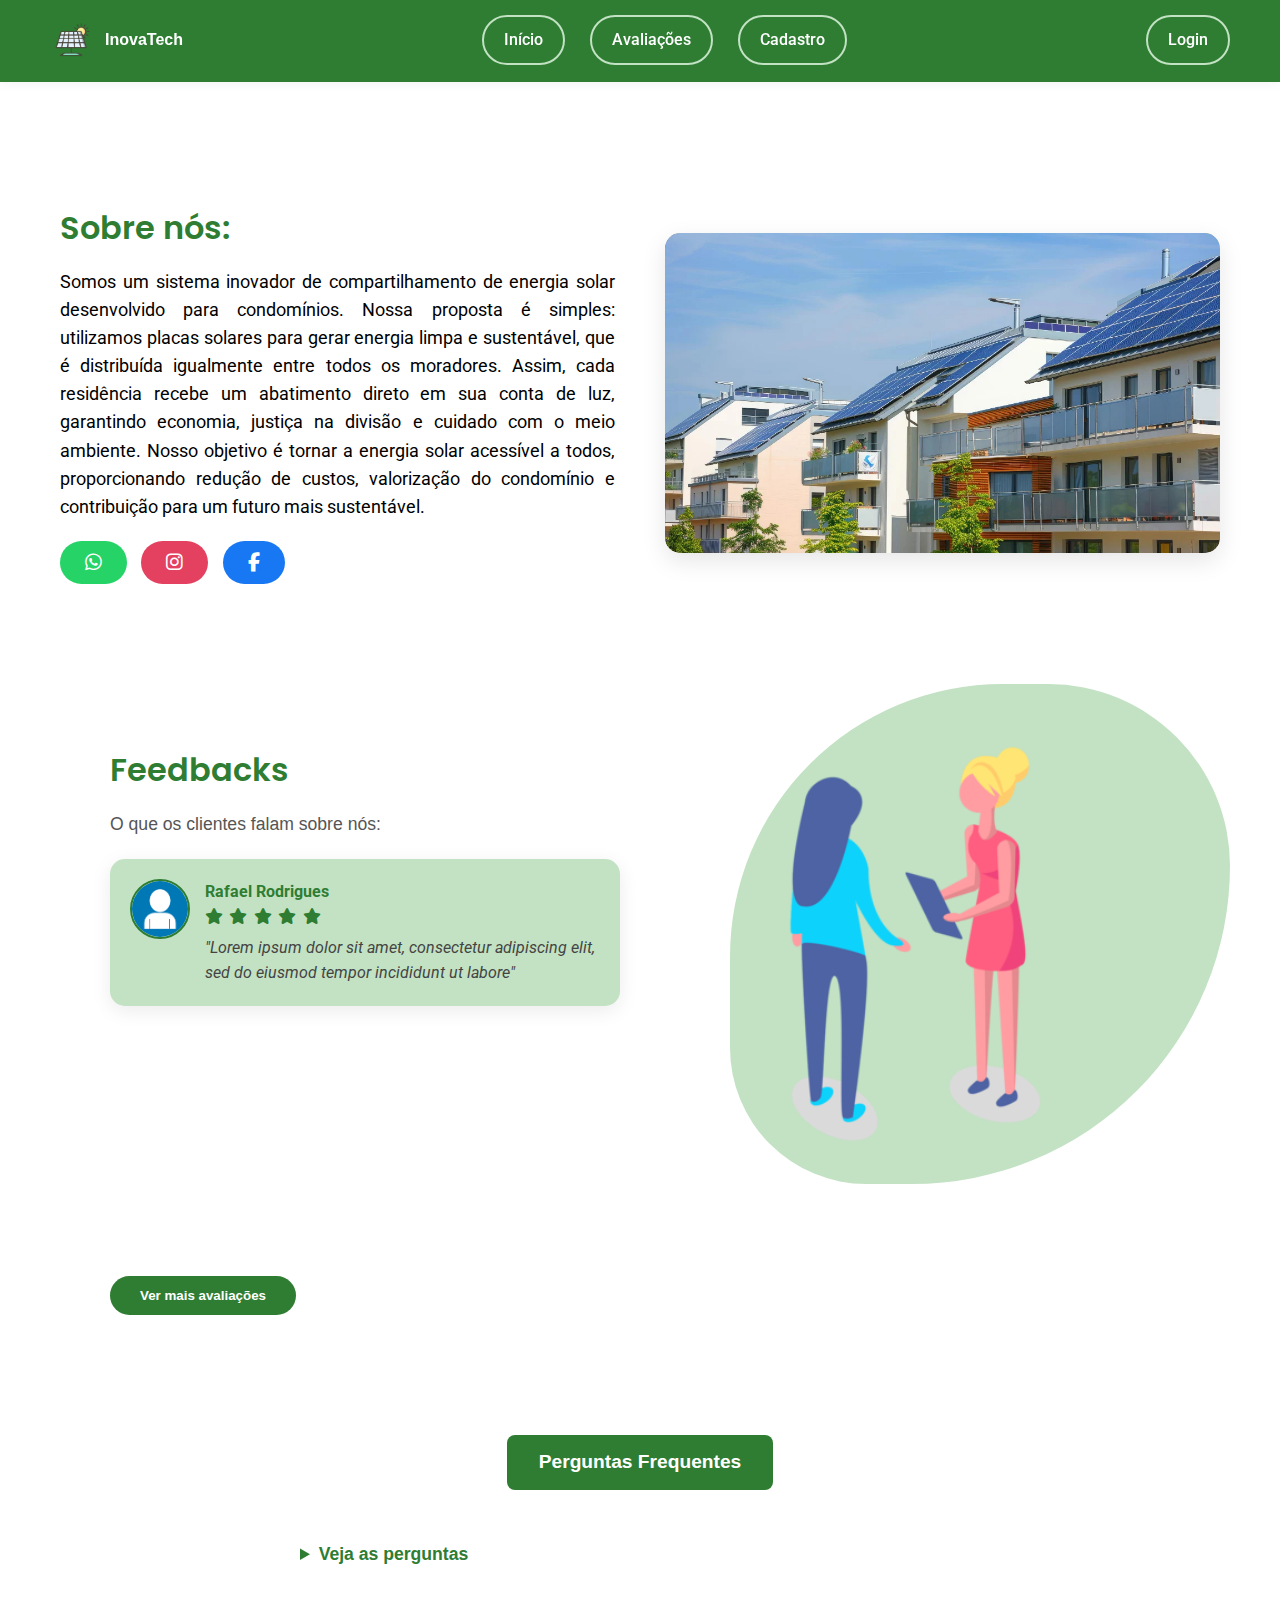
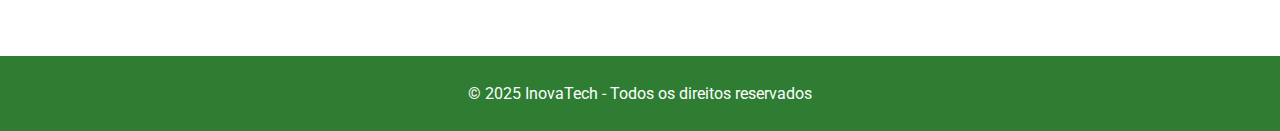
<file: PI/index.html>
<!DOCTYPE html>
<html lang="en">

<head>
    <meta charset="UTF-8">
    <meta name="viewport" content="width=device-width, initial-scale=1.0">
    <link rel="stylesheet" href="src/styles/styles.css">
    <title>InovaTech</title>
    <link href="https://fonts.googleapis.com/css2?family=Poppins:wght@600&family=Roboto:wght@400&display=swap"
        rel="stylesheet">

</head>

<body>
    <header>
        <nav id="navbar">
            <div class="logo-container">
                <img src="src/images/painelSolar.png" alt="Logo InovaTech">
                <span class="brand">InovaTech</span>
            </div>
            <ul id="navlist">
                <li class="nav_item"><a href="#about-section">Início</a></li>
                <li class="nav_item"><a href="#depoimentos">Avaliações</a></li>
                <li class="nav_item"><a href="register.html">Cadastro</a></li>
            </ul>
            <a href="login.html" class="btn-default">Login</a>
            <button id="mobile_btn">
                <i class="fa-solid fa-bars"></i>
            </button>
            </ul>
        </nav>
        <div id="mobile_menu">
            <ul id="mobile_nav_list">
                <li class="nav_item">
                    <a href="#home">Início</a>
                </li>
                <li class="nav_item">
                    <a href="register.html">Cadastro</a>
                </li>
                <li class="nav_item">
                    <a href="login.html">Login</a>
                </li>
                <li class="nav_item">
                    <a href="#depoimentos">Avaliações</a>
                </li>
            </ul>
        </div>
        </nav>
    </header>

    <main id="content">
        <section id="about-section">
            <div id="about">
                <h2>Sobre nós:</h2>
                <p>
                    Somos um sistema inovador de compartilhamento de energia solar desenvolvido para condomínios. Nossa
                    proposta é simples: utilizamos placas solares para gerar energia limpa e sustentável, que é
                    distribuída igualmente entre todos os moradores. Assim, cada residência recebe um abatimento direto
                    em sua conta de luz, garantindo economia, justiça na divisão e cuidado com o meio ambiente. Nosso
                    objetivo é tornar a energia solar acessível a todos, proporcionando redução de custos, valorização
                    do condomínio e contribuição para um futuro mais sustentável.
                </p>

                <div id="social-buttons">
                    <a class="social-btn whatsapp" href="#"><i class="fab fa-whatsapp"></i> </a>
                    <a class="social-btn instagram" href="#"><i class="fab fa-instagram"></i> </a>
                    <a class="social-btn facebook" href="#"><i class="fab fa-facebook-f"></i> </a>
                </div>
            </div>

            <div id="images">
                <img src="src/images/PagPrin.webp">
                <img src="src/images/PagPrin2.webp">
            </div>
        </section>

        <section class="depoimentos-section" id="depoimentos">
            <div class="depoimentos-container">
                <div class="depoimentos-left">
                    <h2>Feedbacks</h2>
                    <p1>O que os clientes falam sobre nós:</p1>
                    <div class="depoimentos-cards">
                        <div class="depoimento-card">
                            <img src="src/images/user.webp" alt="user">
                            <div class="depoimento-content">
                                <p>
                                    Rafael Rodrigues <br>
                                    <span>
                                        <i class="fa-solid fa-star"></i>
                                        <i class="fa-solid fa-star"></i>
                                        <i class="fa-solid fa-star"></i>
                                        <i class="fa-solid fa-star"></i>
                                        <i class="fa-solid fa-star"></i>
                                    </span>
                                </p>
                                <p>
                                    "Lorem ipsum dolor sit amet, consectetur adipiscing elit, sed do eiusmod tempor
                                    incididunt ut labore"
                                </p>
                            </div>
                        </div>
                        <!--avalição que ta escondidas -->
                        <div class="depoimento-card hidden">
                            <img src="src/images/user.webp" alt="user">
                            <div class="depoimento-content">
                                <p>
                                    Maria Oliveira <br>
                                    <span>
                                        <i class="fa-solid fa-star"></i>
                                        <i class="fa-solid fa-star"></i>
                                        <i class="fa-solid fa-star"></i>
                                        <i class="fa-solid fa-star"></i>
                                        <i class="fa-solid fa-star"></i>
                                    </span>
                                </p>
                                <p>
                                    "Além da economia, saber que estamos ajudando o meio ambiente é ótimo."
                                </p>
                            </div>
                        </div>

                        <div class="depoimento-card hidden">
                            <img src="src/images/user.webp" alt="user">
                            <div class="depoimento-content">
                                <p>
                                    Carlos Souza <br>
                                    <span>
                                        <i class="fa-solid fa-star"></i>
                                        <i class="fa-solid fa-star"></i>
                                        <i class="fa-solid fa-star"></i>
                                        <i class="fa-solid fa-star"></i>
                                        <i class="fa-solid fa-star"></i>
                                    </span>
                                </p>
                                <p>
                                    "Nosso condomínio ficou mais valorizado!"
                                </p>
                            </div>
                        </div>

                        <div class="depoimento-card hidden">
                            <img src="src/images/user.webp" alt="user">
                            <div class="depoimento-content">
                                <p>
                                    Ana Costa <br>
                                    <span>
                                        <i class="fa-solid fa-star"></i>
                                        <i class="fa-solid fa-star"></i>
                                        <i class="fa-solid fa-star"></i>
                                        <i class="fa-solid fa-star"></i>
                                        <i class="fa-regular fa-star"></i>
                                    </span>
                                </p>
                                <p>
                                    "Nunca imaginei que poderíamos ter energia limpa tão acessível!"
                                </p>
                            </div>
                        </div>
                        <div class="depoimento-card hidden">
                            <img src="src/images/user.webp" alt="user">
                            <div class="depoimento-content">
                                <p>
                                    Bruno Revelli <br>
                                    <span>
                                        <i class="fa-solid fa-star"></i>
                                        <i class="fa-solid fa-star"></i>
                                        <i class="fa-solid fa-star-half-stroke"></i>
                                        <i class="fa-regular fa-star"></i>
                                        <i class="fa-regular fa-star"></i>
                                    </span>
                                </p>
                                <p>
                                    "Sistema bom para quebrar um galho!!!!"
                                </p>
                            </div>
                        </div>
                    </div>

                    <button id="verMais">Ver mais avaliações</button>
                </div>
                <div class="depoimentos-right">
                    <img src="src/images/depoimentos.png" alt="Imagem depoimentos">
                </div>
            </div>
        </section>
    </main>
    <button id="backToTopBtn">
        <i class="fa fa-arrow-up"></i>
    </button>


    <div class="faq-container">
        <div class="faq-button">
            <strong>Perguntas Frequentes</strong>
        </div>
    </div>

    <details id="FaqInterativo" class="faq-details">
        <summary>Veja as perguntas</summary>

        <div class="faq-item">
            <h3> ● Como funciona o sistema de compartilhamento de energia solar?</h3>
            <p>Nosso sistema utiliza painéis solares para gerar energia limpa, que é distribuída igualmente entre todos
                os moradores do condomínio, resultando em abatimentos na conta de luz.</p>
        </div>

        <div class="faq-item">
            <h3> ● Quais são os benefícios de usar energia solar em um condomínio?</h3>
            <p>Os benefícios incluem redução dos custos de energia, valorização do imóvel, contribuição para a
                sustentabilidade ambiental e independência energética.</p>
        </div>
        <div class="faq-item">
            <h3> ● Quais são os custos iniciais para implementar o sistema de energia solar?</h3>
            <p>Os custos iniciais incluem a compra e instalação dos painéis solares, que podem variar dependendo do
                tamanho do condomínio e da capacidade de geração necessária.</p>
        </div>
    </details>

    <footer>
        <a>© 2025 InovaTech - Todos os direitos reservados</a>
    </footer>
    <script src="src/javascript/script.js"></script>
</body>

</html>
</file>
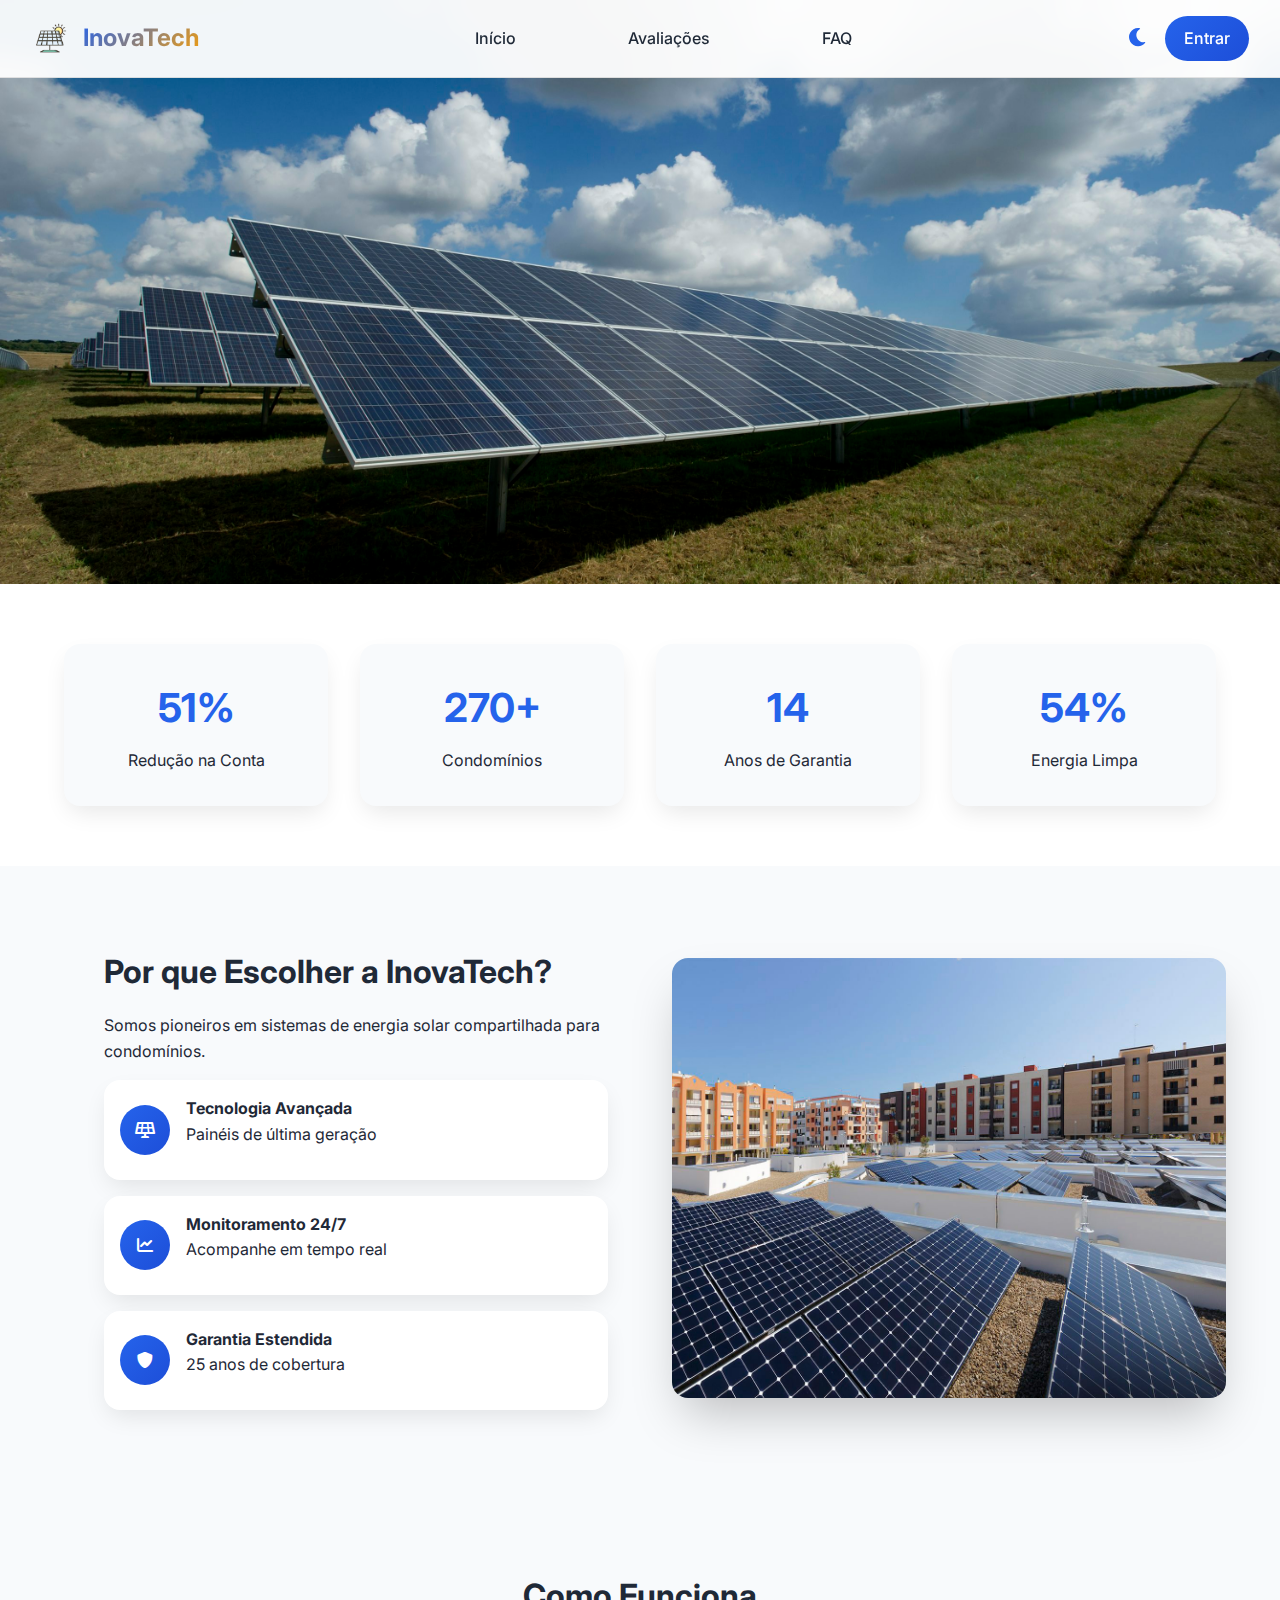
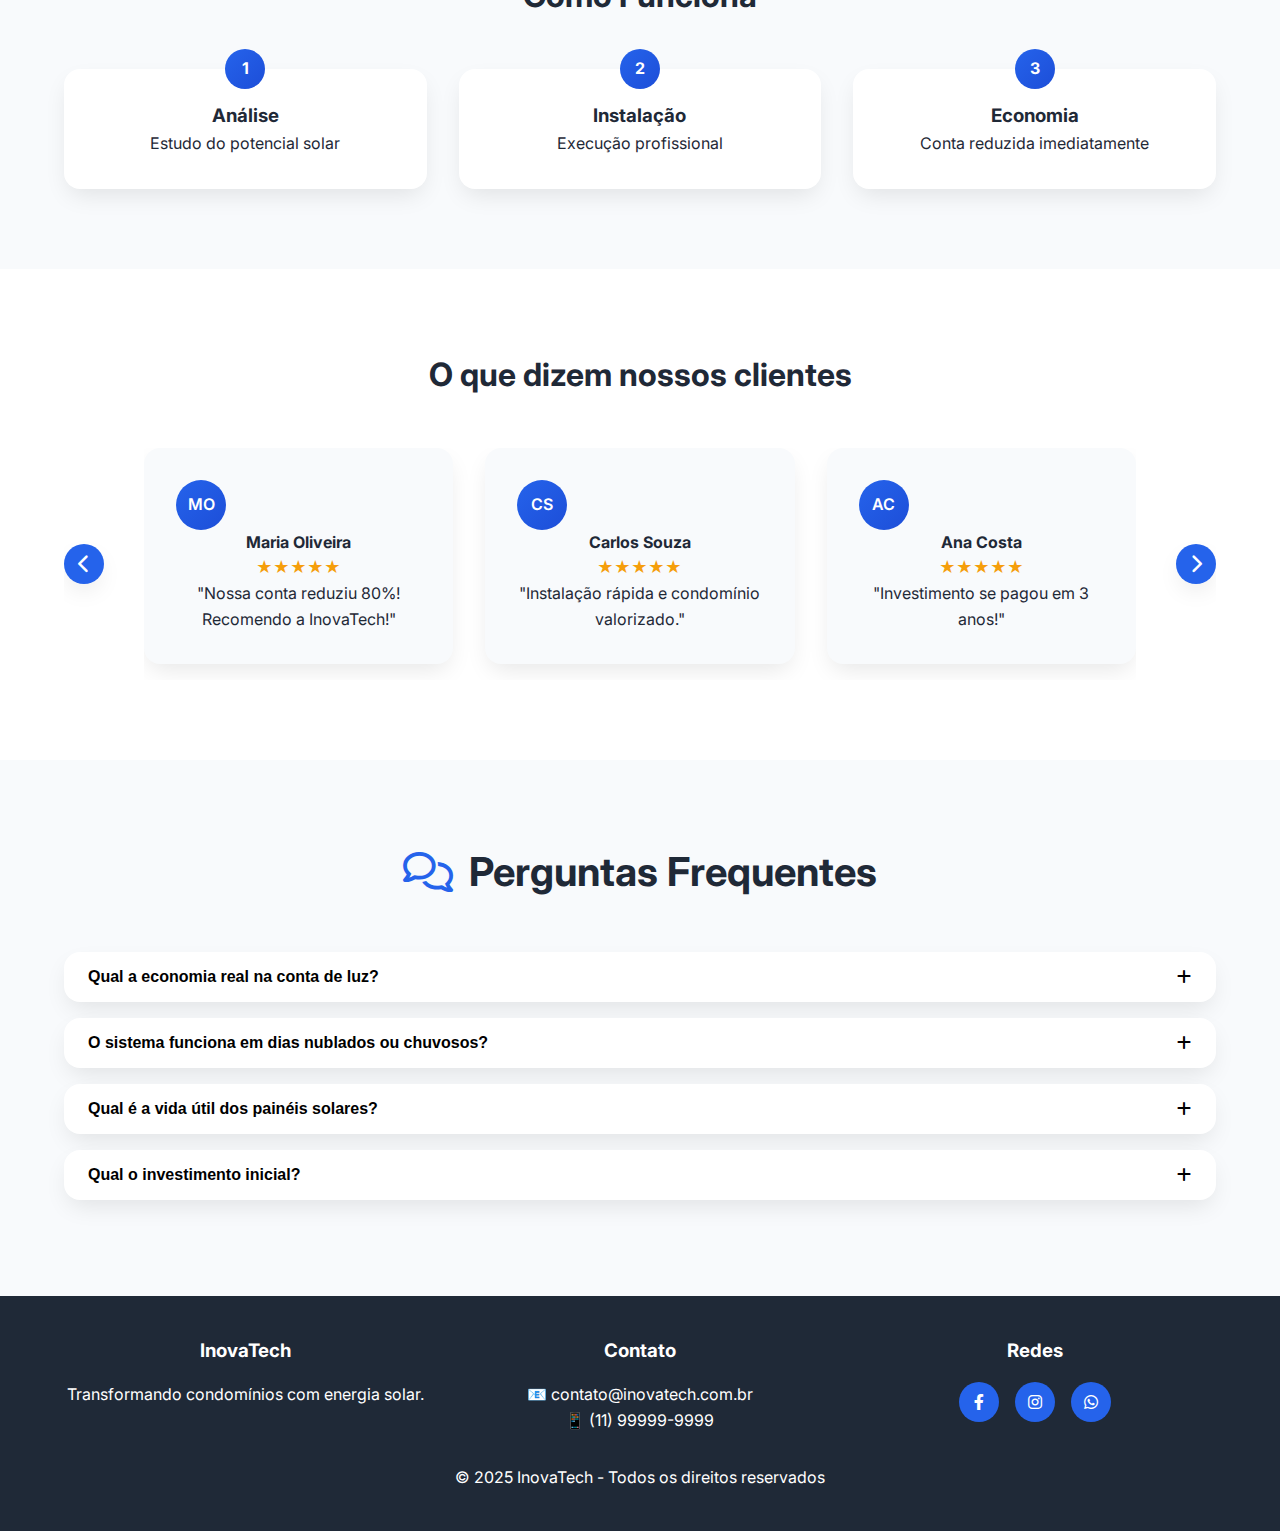
<file: pi/index.html>
<!DOCTYPE html>
<html lang="pt-BR">

<head>
    <meta charset="UTF-8">
    <meta name="viewport" content="width=device-width, initial-scale=1.0">
    <title>InovaTech - Energia Solar Compartilhada</title>
    <link href="https://fonts.googleapis.com/css2?family=Inter:wght@300;400;500;600;700&display=swap" rel="stylesheet">
    <link rel="stylesheet" href="https://cdnjs.cloudflare.com/ajax/libs/font-awesome/6.0.0/css/all.min.css">
    <link rel="stylesheet" href="src/styles/Styles.css">
</head>

<body>
    <!-- Header -->
    <header>
        <nav>
            <div class="logo-container">
                <img src="src/Images/painelSolar.png" alt="InovaTech">
                <span class="brand">InovaTech</span>
            </div>
            <ul class="nav-links">
                <li><a href="#inicio">Início</a></li>
                <li><a href="#depoimentos">Avaliações</a></li>
                <li><a href="#faq">FAQ</a></li>
            </ul>
            <div class="actions">
                <button id="theme-toggle" class="theme-toggle" aria-label="Alternar tema">
                    <i class="fas fa-moon"></i>
                </button>
                <a href="login.php" class="btn-login">Entrar</a>
            </div>

            <button id="mobile_btn">
                <i class="fa-solid fa-bars"></i>
            </button>
        </nav>
        <div id="mobile_menu">
            <ul id="mobile_nav_list">
                <li><a href="#inicio">Início</a></li>
                <li><a href="#depoimentos">Avaliações</a></li>
                <li><a href="#faq">FAQ</a></li>
                <li><a href="login.php">Entrar</a></li>
            </ul>
        </div>
        </nav>
    </header>

    <!-- Hero -->
    <section class="hero" id="inicio">
    <div class="hero-content"> 
        <h1>Energia Solar Compartilhada para seu Condomínio</h1>
        <p>Reduza até 95% da conta de luz com nossa solução inovadora de energia solar.</p>
        <div class="hero-buttons">
        <!--<a href="#" class="btn-primary">Solicitar Orçamento</a>-->
            <a href="#como-funciona" class="btn-secondary">Como Funciona</a>
        </div>
    </div>
</section>

    <!-- Stats -->
    <section class="stats">
    <div class="stats-container">
        <div class="stat-item">
            <div class="stat-number" data-value="95">0%</div>
            <div class="stat-label">Redução na Conta</div>
        </div>
        <div class="stat-item">
            <div class="stat-number" data-value="500">0+</div>
            <div class="stat-label">Condomínios</div>
        </div>
        <div class="stat-item">
            <div class="stat-number" data-value="25">0</div>
            <div class="stat-label">Anos de Garantia</div>
        </div>
        <div class="stat-item">
            <div class="stat-number" data-value="100">0%</div>
            <div class="stat-label">Energia Limpa</div>
        </div>
    </div>
</section>

    <!-- About -->
    <section class="about">
        <div class="about-content">
            <div class="about-text">
                <h2>Por que Escolher a InovaTech?</h2>
                <p>Somos pioneiros em sistemas de energia solar compartilhada para condomínios.</p>
                <div class="features">
                    <div class="feature">
                        <div class="feature-icon"><i class="fas fa-solar-panel"></i></div>
                        <div>
                            <h4>Tecnologia Avançada</h4>
                            <p>Painéis de última geração</p>
                        </div>
                    </div>
                    <div class="feature">
                        <div class="feature-icon"><i class="fas fa-chart-line"></i></div>
                        <div>
                            <h4>Monitoramento 24/7</h4>
                            <p>Acompanhe em tempo real</p>
                        </div>
                    </div>
                    <div class="feature">
                        <div class="feature-icon"><i class="fas fa-shield-alt"></i></div>
                        <div>
                            <h4>Garantia Estendida</h4>
                            <p>25 anos de cobertura</p>
                        </div>
                    </div>
                </div>
            </div>
            <div class="about-visual">
                <div class="about-image">
            </div>
        </div>
    </section>

    <!-- How it Works -->
    <section class="how-it-works" id="como-funciona">
        <div class="how-it-works-container">
            <h2>Como Funciona</h2>
            <div class="steps">
                <div class="step">
                    <div class="step-number">1</div>
                    <h3>Análise</h3>
                    <p>Estudo do potencial solar</p>
                </div>
                <div class="step">
                    <div class="step-number">2</div>
                    <h3>Instalação</h3>
                    <p>Execução profissional</p>
                </div>
                <div class="step">
                    <div class="step-number">3</div>
                    <h3>Economia</h3>
                    <p>Conta reduzida imediatamente</p>
                </div>
            </div>
        </div>
    </section>

    <!-- Testimonials -->
    <section class="testimonials" id="depoimentos">
    <div class="testimonials-container">
        <h2>O que dizem nossos clientes</h2>
        <div class="carousel-wrapper"> <button class="carousel-control prev" aria-label="Depoimento anterior">
                <i class="fas fa-chevron-left"></i>
            </button>
            <div class="testimonials-grid">
                <div class="testimonial">
                    <div class="testimonial-header">
                        <div class="testimonial-avatar">MO</div>
                        <div>
                            <h4>Maria Oliveira</h4>
                            <div class="stars">★★★★★</div>
                        </div>
                    </div>
                    <p>"Nossa conta reduziu 80%! Recomendo a InovaTech!"</p>
                </div>
                <div class="testimonial">
                    <div class="testimonial-header">
                        <div class="testimonial-avatar">CS</div>
                        <div>
                            <h4>Carlos Souza</h4>
                            <div class="stars">★★★★★</div>
                        </div>
                    </div>
                    <p>"Instalação rápida e condomínio valorizado."</p>
                </div>
                <div class="testimonial">
                    <div class="testimonial-header">
                        <div class="testimonial-avatar">AC</div>
                        <div>
                            <h4>Ana Costa</h4>
                            <div class="stars">★★★★★</div>
                        </div>
                    </div>
                    <p>"Investimento se pagou em 3 anos!"</p>
                </div>
                <div class="testimonial">
                    <div class="testimonial-header">
                        <div class="testimonial-avatar">JD</div>
                        <div>
                            <h4>João Dias</h4>
                            <div class="stars">★★★★★</div>
                        </div>
                    </div>
                    <p>"Excelente suporte e economia real!"</p>
                </div>
                <div class="testimonial">
                    <div class="testimonial-header">
                        <div class="testimonial-avatar">RS</div>
                        <div>
                            <h4>Rafaela Silva</h4>
                            <div class="stars">★★★★★</div>
                        </div>
                    </div>
                    <p>"Recomendo a InovaTech para todos os condomínios."</p>
                </div>
            </div>
            
            <button class="carousel-control next" aria-label="Próximo depoimento">
                <i class="fas fa-chevron-right"></i>
            </button>
        </div>
    </div>
</section>

    <!-- FAQ -->
   <section class="faq" id="faq">
    <div class="faq-container">
        <h2><i class="far fa-comments"></i> Perguntas Frequentes</h2>


        <div class="faq-item">
            <button class="faq-question">Qual a economia real na conta de luz? <i class="fas fa-plus faq-icon"></i></button>
            <div class="faq-answer">
                <p>O uso dos painéis solares em nosso sistema pode reduzir em até 90% a conta de energia elétrica do condomínio e dos moradores. O retorno financeiro do investimento costuma acontecer em cerca de cinco anos.</p>
            </div>
        </div>

        <div class="faq-item">
            <button class="faq-question">O sistema funciona em dias nublados ou chuvosos? <i class="fas fa-plus faq-icon"></i></button>
            <div class="faq-answer">
                <p>Sim! Mesmo em dias nublados ou chuvosos, a geração de energia solar continua. Os painéis são capazes de captar a radiação solar difusa, embora em níveis um pouco menores do que em um dia de sol pleno.</p>
            </div>
        </div>

        <div class="faq-item">
            <button class="faq-question">Qual é a vida útil dos painéis solares? <i class="fas fa-plus faq-icon"></i></button>
            <div class="faq-answer">
                <p>O investimento é de longo prazo. Os painéis solares que utilizamos têm uma vida útil média de 25 a 30 anos, mantendo uma alta eficiência de geração durante todo esse período.</p>
            </div>
        </div>

        <div class="faq-item">
            <button class="faq-question">Qual o investimento inicial? <i class="fas fa-plus faq-icon"></i></button>
            <div class="faq-answer">
                <p>O investimento varia conforme o consumo do condomínio. Como a instalação é coletiva, o custo é dividido, tornando-o muito mais acessível do que uma instalação individual.</p>
            </div>
        </div>
        
    </div>
</section>
    <!-- Footer -->
    <footer>
        <div class="footer-content">
            <div class="footer-section">
                <h3>InovaTech</h3>
                <p>Transformando condomínios com energia solar.</p>
            </div>
            <div class="footer-section">
                <h3>Contato</h3>
                <p>📧 contato@inovatech.com.br</p>
                <p>📱 (11) 99999-9999</p>
            </div>
            <div class="footer-section">
                <h3>Redes</h3>
                <div class="social-links">
                    <a href="#" class="social-link"><i class="fab fa-facebook-f"></i></a>
                    <a href="#" class="social-link"><i class="fab fa-instagram"></i></a>
                    <a href="#" class="social-link"><i class="fab fa-whatsapp"></i></a>
                </div>
            </div>
        </div>
        <p>&copy; 2025 InovaTech - Todos os direitos reservados</p>
    </footer>

    <!-- Botão Topo -->
    <button id="back-to-top" class="back-to-top"><i class="fas fa-arrow-up"></i></button>

    <script src="src/javascript/script.js"></script>
</body>

</html>
</file>
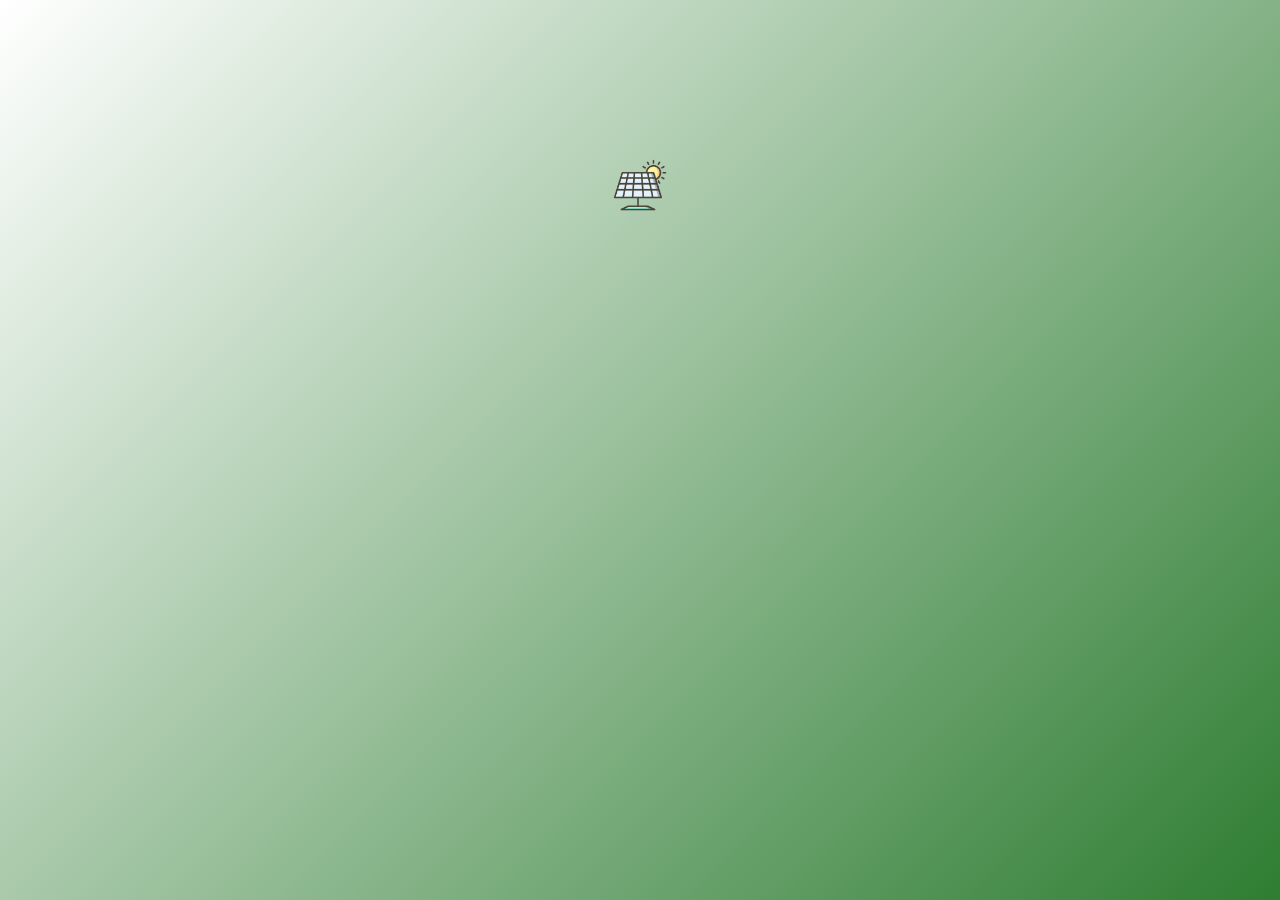
<file: PI/register.html>
<!DOCTYPE html>
<html lang="pt-BR">
<head>
  <meta charset="UTF-8">
  <meta name="viewport" content="width=device-width, initial-scale=1.0">
  <title>Cadastro - InovaTech</title>
  <link rel="stylesheet" href="src/styles/register.css">
  <link href="https://fonts.googleapis.com/css2?family=Poppins:wght@600&family=Roboto:wght@400&display=swap" rel="stylesheet">
</head>
<body>
  <header>
     <div class="logo-topo">
            <img src="src/images/painelSolar.png" alt="Logo InovaTech">
  </header>
  <div class="register-container">
    <h2>Cadastro</h2>
    <form action="#" method="POST">
      <div class="input-group">
        <label for="name">Nome completo</label>
        <input type="text" id="name" name="name" placeholder="Digite seu nome" required>
      </div>

      <div class="input-group">
        <label for="email">E-mail</label>
        <input type="email" id="email" name="email" placeholder="Digite seu e-mail" required>
      </div>

      <div class="input-group">
        <label for="password">Senha</label>
        <input type="password" id="password" name="password" placeholder="Digite sua senha" required>
      </div>

      <div class="input-group">
        <label for="confirm-password">Confirme a senha</label>
        <input type="password" id="confirm-password" name="confirm-password" placeholder="Confirme sua senha" required>
      </div>

      <button type="submit" class="btn-register">Cadastrar</button>

      <p class="login-text">Já tem uma conta? <a href="login.html">Faça login</a></p>
    </form>
  </div>
</body>
</html>
</file>
<file: pi/src/styles/Styles.css>
/* Imports */
@import url("header.css");
@import url("home.css");
@import url("footer.css");

/* ===========================
   Styles.css - Global
   =========================== */

/* Variáveis principais */
:root {
  --primary-color: #2563eb;
  --primary-dark: #1d4ed8;
  --secondary-color: #f59e0b;
  --accent-color: #10b981;
  --text-dark: #1f2937;
  --text-light: #6b7280;
  --bg-light: #f8fafc;
  --white: #ffffff;
  --shadow: 0 10px 25px -5px rgba(0, 0, 0, 0.1);
  --shadow-lg: 0 25px 50px -12px rgba(0, 0, 0, 0.25);
  --border-radius: 16px;
  --gradient: linear-gradient(135deg, var(--primary-color), var(--primary-dark));
}

/* Dark mode */
body.dark-mode {
  --primary-color: #38bdf8;
  --primary-dark: #0ea5e9;
  --secondary-color: #facc15;
  --accent-color: #22c55e;
  --text-dark: #f1f5f9;
  --text-light: #94a3b8;
  --bg-light: #0f172a;
  --white: #1e293b;
}

/* Reset e base */
* {
  margin: 0;
  padding: 0;
  box-sizing: border-box;
}

body {
  font-family: 'Inter', sans-serif;
  line-height: 1.6;
  color: var(--text-dark);
  background-color: var(--bg-light);
  overflow-x: hidden;
}

/* Botão tema */
.theme-toggle {
  background: transparent;
  border: none;
  font-size: 1.3rem;
  cursor: pointer;
  margin-right: 1rem;
  color: var(--primary-color);
  transition: transform 0.3s ease;
}

.theme-toggle:hover {
    transform: rotate(20deg);
}

/* Botão voltar topo */
.back-to-top {
  position: fixed;
  bottom: 30px;
  right: 30px;
  width: 50px;
  height: 50px;
  background: var(--gradient);
  border: none;
  border-radius: 50%;
  color: white;
  font-size: 1.2rem;
  cursor: pointer;
  opacity: 0;
  visibility: hidden;
  transition: all 0.3s ease;
  z-index: 1000;
}

.back-to-top.show {
  opacity: 1;
  visibility: visible;
}

.back-to-top:hover {
  transform: translateY(-3px);
}


/* Responsivo */
@media (max-width: 768px) {

  #mobile_btn {
    order: 2;
  }

  #theme-toggle {
    order: 1;
  }

  .nav-links {
    display: none;
  }

  .about-visual {
    display: none;
  }

  .about-content {
    grid-template-columns: 1fr;
    text-align: center;
  }

  .hero h1 {
    font-size: 2.2rem;
  }

  .hero-buttons {
    flex-direction: column;
  }

  .fa-solid,
  .fas {
    font-weight: 900;
    color: var(--primary-color);
  }

  /* Menu Mobile */

  #navlist,
  #navbar .btn-default {
    display: none;
  }

  #mobile_btn {
    display: block;
    background: transparent;
    border: none;
    font-size: 1.3rem;
    padding: 0.3rem;
    cursor: pointer;
    color: var(--primary-color);
    transition: transform 0.3s ease;

  }

  #mobile_btn:hover {
    transform: scale(1.1);
  }


  #mobile_menu.active {
    display: flex;
    height: calc(70vh - 70px);
    visibility: visible;

  }

  .btn-login {
    display: none;
  }

  #theme-toggle {
    color: var(--primary-color);
  }

  #mobile_nav_list {
    display: flex;
    flex-direction: column;
    gap: 12px;
    margin: 12px 0px;
    position: center;
    width: 100%;
    top: 70px;
    right: 0px;
    height: calc(60vh - 70px);

  }

  #mobile_nav_list a:hover {
    transform: translateY(-3px);
    box-shadow: var(--shadow-lg);
  }

  #mobile_nav_list a {
    color:var(--text-dark);
    display: flex;
    gap: 1rem;
    justify-content: center;
    flex-wrap: wrap;
    padding: 1rem 2rem;
    border: none;
    border-radius: 50px;
    font-size: 1.1rem;
    font-weight: 600;
    text-decoration: none;
    transition: all 0.3s ease;
    cursor: pointer;
    border: 2px solid grey;
    background: transparent;
  }

  .dark-mode #mobile_nav_list a {
    color: white;
    display: flex;
    gap: 1rem;
    justify-content: center;
    flex-wrap: wrap;
    padding: 1rem 2rem;
    border: none;
    border-radius: 50px;
    font-size: 1.1rem;
    font-weight: 600;
    text-decoration: none;
    transition: all 0.3s ease;
    cursor: pointer;
    border: 2px solid white;
    background: transparent;
  }
}
</file>
<file: PI/src/styles/register.css>
body {
  margin: 0;
  padding: 0;
  font-family: Arial, sans-serif;
  background: linear-gradient(135deg, #ffffff, #2E7D32);
  height: 100vh;
  display: flex;
  flex-direction: column; 
  align-items: center;
  justify-content: center;
  overflow: hidden;
}


header {
  text-align: center;
  margin-bottom: 20px;
}

.logo-topo {
  display: flex;
  flex-direction: column;
  align-items: center;
  gap: 8px;
  font-size: 1.6rem;
  font-weight: bold;
  color: #000000;
}

.logo-topo img {
  width: 70px;
  height: auto;
}


.login-container {
  background: #ffffff;
  padding: 30px;
  border-radius: 12px;
  box-shadow: 0px 5px 20px rgba(0,0,0,0.2);
  width: 100%;
  max-width: 350px;
  text-align: center;
  opacity: 0;
  transform: translateY(-30px);
  animation: fadeInUp 0.8s ease forwards;
}


.register-container {
  background: #ffffff;
  padding: 30px;
  border-radius: 12px;
  box-shadow: 0px 5px 20px rgba(0,0,0,0.2);
  width: 100%;
  max-width: 400px;
  text-align: center;
  opacity: 0;
  transform: translateY(-30px);
  animation: fadeInUp 0.8s ease forwards;
}

@keyframes fadeInUp {
  to {
    opacity: 1;
    transform: translateY(0);
  }
}


.login-container h2,
.register-container h2 {
  margin-bottom: 20px;
  color: #2E7D32;
  animation: fadeText 1s ease forwards;
}

@keyframes fadeText {
  from { opacity: 0; }
  to { opacity: 1; }
}


.input-group {
  text-align: left;
  margin-bottom: 15px;
  animation: fadeText 1.2s ease forwards;
}

.input-group label {
  font-size: 14px;
  color: #555;
  display: block;
  margin-bottom: 5px;
}

.input-group input {
  width: 100%;
  padding: 10px;
  border: 1px solid #ccc;
  border-radius: 8px;
  font-size: 14px;
  transition: 0.3s;
}

.input-group input:focus {
  border-color: #2E7D32;
  outline: none;
  box-shadow: 0 0 5px rgba(79, 172, 254, 0.5);
}


.btn-login,
.btn-register {
  width: 100%;
  padding: 12px;
  background: #2E7D32;
  border: none;
  border-radius: 8px;
  color: #fff;
  font-size: 16px;
  cursor: pointer;
  transition: 0.3s;
}

.btn-login:hover,
.btn-register:hover {
  background: #144b16;
  transform: scale(1.05);
}


.signup-text,
.login-text {
  margin-top: 15px;
  font-size: 14px;
  opacity: 0;
  animation: fadeText 1.5s ease forwards;
}

.signup-text a,
.login-text a {
  color: #2E7D32;
  text-decoration: none;
  transition: 0.3s;
}

.signup-text a:hover,
.login-text a:hover {
  text-decoration: underline;
  color: #2E7D32;
  }
</file>
<file: PI/src/styles/styles.css>
@import url("https://cdnjs.cloudflare.com/ajax/libs/font-awesome/6.5.0/css/all.min.css");
@import url("https://cdnjs.cloudflare.com/ajax/libs/font-awesome/6.7.2/css/all.min.css");
@import url('header.css');
@import url('footer.css');
@import url('header.css');
@import url('home.css');

* {
    margin: 0;
    padding: 0;
    box-sizing: border-box;
    font-family: "Segoe UI", Arial, Helvetica, sans-serif;
}

body {
    background-color: white;
    color: #333;
    line-height: 1.6;
}

h1,
h2,
h3 {
    color: #2E7D32;
    font-size: 2rem;
    font-weight: bold;
    margin-bottom: 15px;
    font-family: 'Poppins', sans-serif;
    font-weight: 600;
}

body,
p,
input,
label,
a {
    font-family: 'Roboto', sans-serif;
}

p{
    color: black;
}

span,
a {
    color: white;
    font-size: 1rem;
}
</file>
